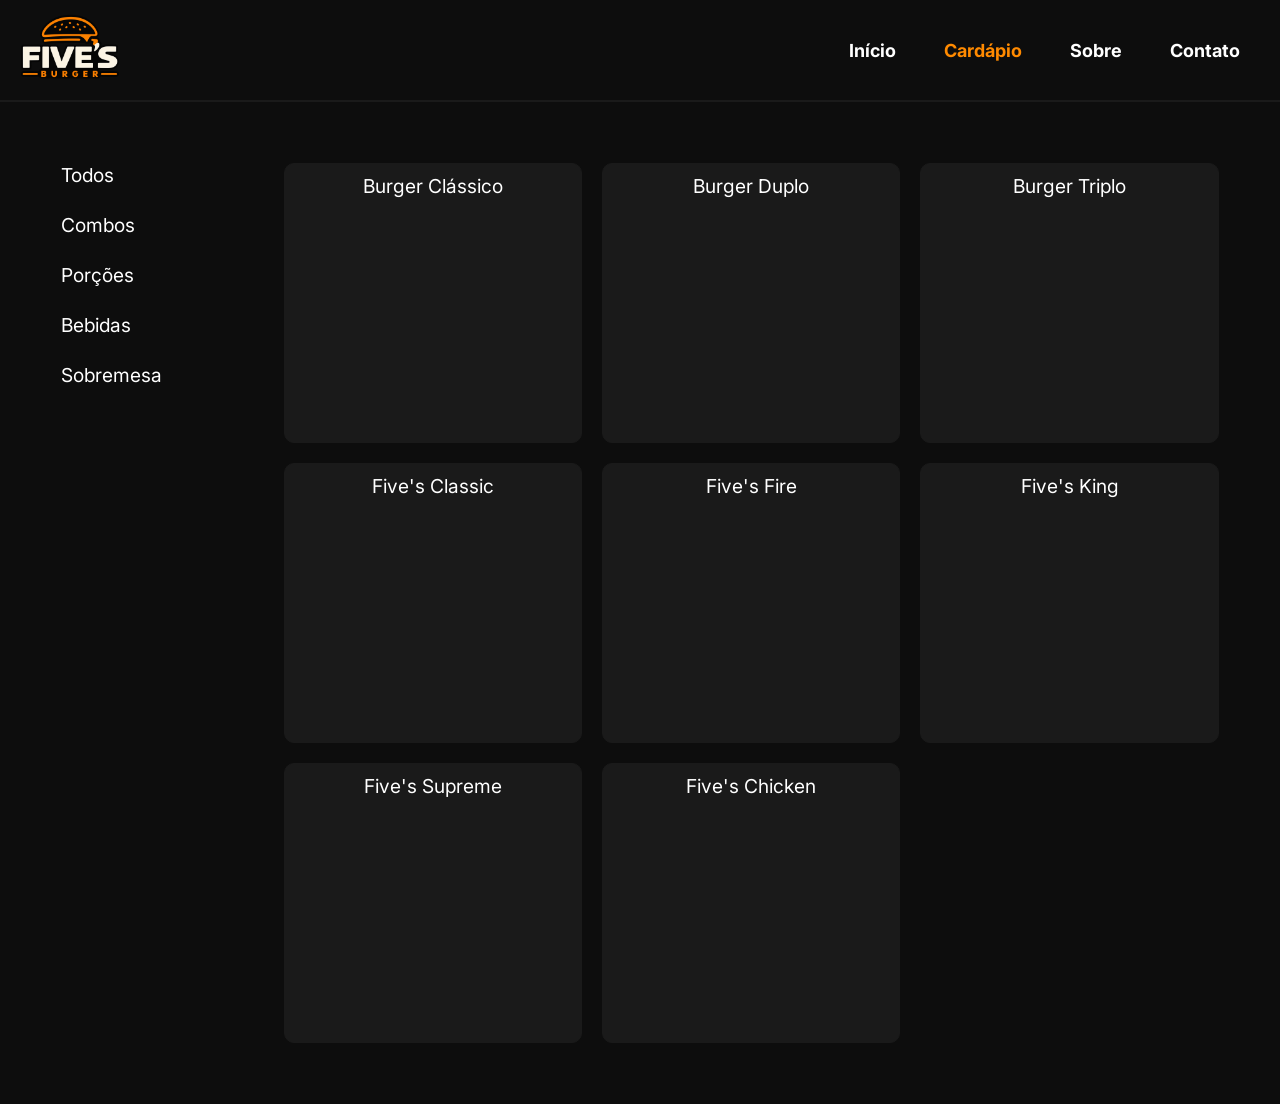
<file: cardapio.html>
<!doctype html>
<html lang="pt-BR">
  <head>
    <meta charset="UTF-8" />
    <meta name="viewport" content="width=device-width, initial-scale=1.0" />
    <title>Five's Burger</title>

    <link rel="stylesheet" href="styleCardapio.css" />

    <link rel="preconnect" href="https://fonts.googleapis.com" />
    <link
      rel="preconnect"
      href="https://fonts.gstatic.com"
      crossorigin="use-credentials"
    />
    <link
      href="https://fonts.googleapis.com/css2?family=Inter:ital,opsz,wght@0,14..32,100..900;1,14..32,100..900&display=swap"
      rel="stylesheet"
    />
  </head>
  <body>
    <header>
      <nav>
        <img
          src="assets/Fives Burger - Logo1536x1024.png"
          alt="Five's Burger Logo"
          width="120"
        />
        <ul>
          <li id="inicio"><a href="index.html">Início</a></li>
          <li id="cardapio">
            <a href="cardapio.html" style="color: var(--color-primary)"
              >Cardápio</a
            >
          </li>
          <li id="sobre"><a href="sobre.html">Sobre</a></li>
          <li id="contato"><a href="contato.html">Contato</a></li>
        </ul>
      </nav>
    </header>

    <main id="cardapio">
      <section id="menuCard" name="menuCard">
        <div class="selectionMenu">Todos</div>
        <div class="selectionMenu">Combos</div>
        <div class="selectionMenu">Porções</div>
        <div class="selectionMenu">Bebidas</div>
        <div class="selectionMenu">Sobremesa</div>
      </section>
      <article Id="produtos" name="produtos">
        <div class="lanche">Burger Clássico</div>
        <div class="lanche">Burger Duplo</div>
        <div class="lanche">Burger Triplo</div>
        <div class="lanche">Five's Classic</div>
        <div class="lanche">Five's Fire</div>
        <div class="lanche">Five's King</div>
        <div class="lanche">Five's Supreme</div>
        <div class="lanche">Five's Chicken</div>
      </article>
    </main>

    <footer></footer>
  </body>
</html>
</file>
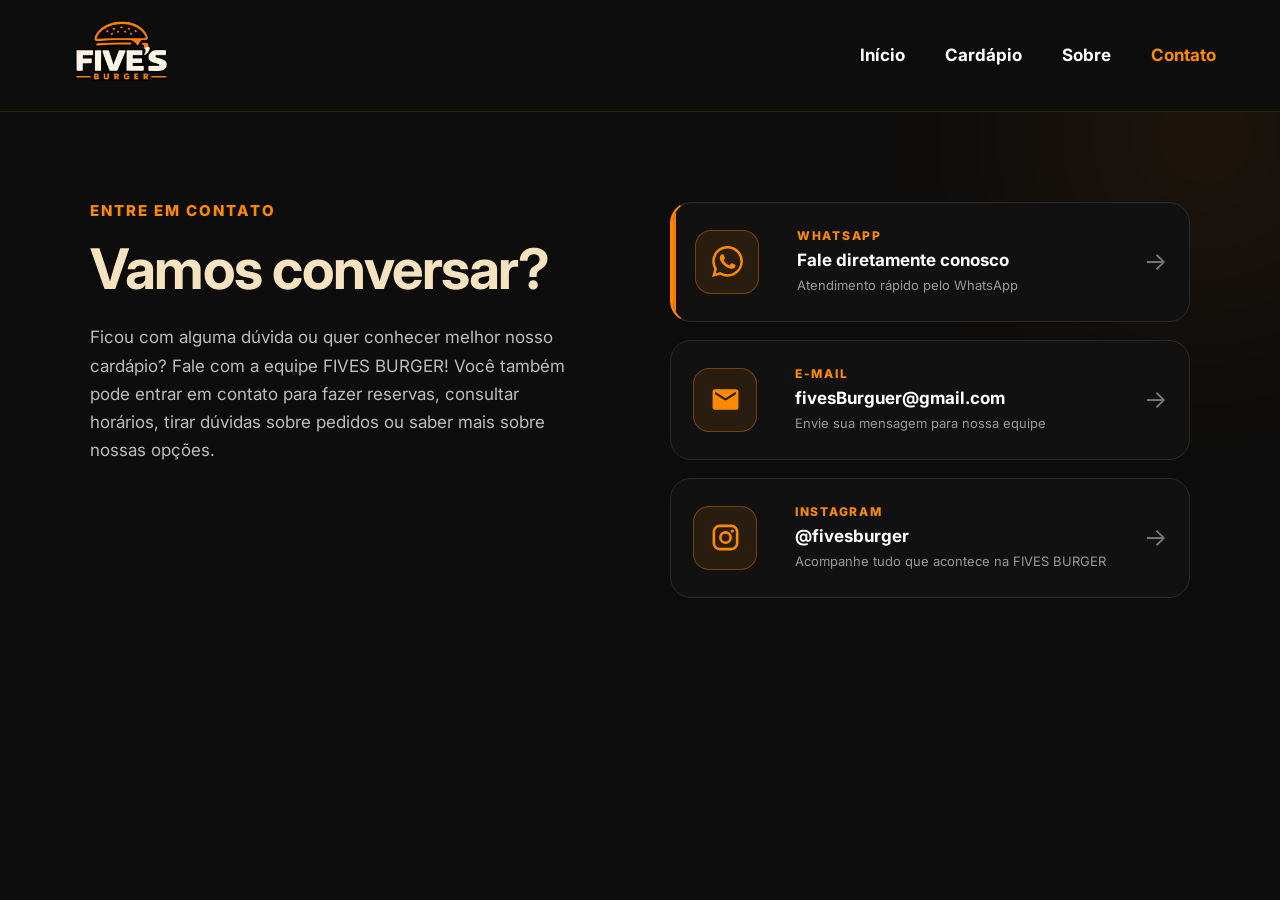
<file: contato/contato.html>
<!DOCTYPE html>
<html lang="pt-BR">
<head>
    <meta charset="UTF-8">
    <meta name="viewport" content="width=device-width, initial-scale=1.0">
    <title>Five's Burger</title>

    <link rel="shortcut icon" href="/assets/Favicon64x64.png" type="image/x-icon">
    <link rel="stylesheet" href="stylesContato.css">

    <link rel="stylesheet" href="../styles.css">

    <link rel="preconnect" href="https://fonts.googleapis.com">
<link rel="preconnect" href="https://fonts.gstatic.com" crossorigin>
<link href="https://fonts.googleapis.com/css2?family=Inter:ital,opsz,wght@0,14..32,100..900;1,14..32,100..900&display=swap" rel="stylesheet">

</head>
<body>
    <header>
        <nav>
            <a href="/index.html">
                <img
                    src="/assets/Fives-Burger-Logo.png"
                    alt="Five's Burger Logo"
                    width="120"
                    class="logo"
                >
            </a>

            <button
                class="menu-toggle"
                aria-label="Abrir menu de navegação"
                aria-expanded="false"
            >
                <span></span>
                <span></span>
                <span></span>
            </button>

            <ul class="nav-links">
                <li id="inicio"><a href="../index.html">Início</a></li>
                <li id="cardapio"><a href="/cardapio/cardapio.html">Cardápio</a></li>
                <li id="sobre"><a href="../sobre/sobre.html">Sobre</a></li>
                <li id="contato"><a href="contato.html" style="color: var(--color-primary);">Contato</a></li>
            </ul>
        </nav>
    </header>

    <main>
        <section class="contact-section">
  <div class="contact-container">

    <!-- TEXTO -->
    <div class="contact-content">
      <span class="contact-tag">ENTRE EM CONTATO</span>

      <h2>Vamos conversar?</h2>

      <p>
        Ficou com alguma dúvida ou quer conhecer melhor nosso cardápio? Fale com a equipe 
        FIVES BURGER! Você também pode entrar em contato para fazer reservas, consultar
        horários, tirar dúvidas sobre pedidos ou saber mais sobre nossas opções.
      </p>
    </div>


    <!-- OPÇÕES DE CONTATO -->
    <div class="contact-options">

      <!-- WHATSAPP -->
      <a
        href="https://wa.me/17991087478?text=Olá!%20Gostaria%20de%20mais%20informações."
        target="_blank"
        rel="noopener noreferrer"
        class="contact-card whatsapp-card"
      >

        <div class="contact-icon whatsapp-icon">
          <svg viewBox="0 0 24 24" aria-hidden="true">
            <path d="M20.5 3.5A11.9 11.9 0 0 0 12.05 0C5.5 .0.17 5.32.17 11.88c0 2.09.55 4.13 1.6 5.93L.06 24l6.33-1.66a11.9 11.9 0 0 0 5.66 1.44h.01c6.55 0 11.88-5.33 11.88-11.89 0-3.17-1.23-6.15-3.44-8.39ZM12.06 21.8h-.01a9.9 9.9 0 0 1-5.05-1.38l-.36-.21-3.76.99 1-3.66-.23-.38a9.87 9.87 0 0 1-1.51-5.28C2.14 6.42 6.58 1.99 12.05 1.99c2.65 0 5.14 1.03 7.01 2.91a9.86 9.86 0 0 1 2.91 7.02c0 5.47-4.44 9.88-9.91 9.88Zm5.43-7.4c-.3-.15-1.77-.87-2.05-.97-.27-.1-.47-.15-.67.15-.2.3-.77.97-.94 1.17-.17.2-.35.22-.65.07-.3-.15-1.26-.46-2.4-1.47-.89-.79-1.49-1.77-1.66-2.07-.17-.3-.02-.46.13-.61.13-.13.3-.35.45-.52.15-.17.2-.3.3-.5.1-.2.05-.37-.02-.52-.07-.15-.67-1.62-.92-2.22-.24-.58-.49-.5-.67-.51h-.57c-.2 0-.52.07-.8.37-.27.3-1.05 1.02-1.05 2.49s1.07 2.89 1.22 3.09c.15.2 2.1 3.2 5.09 4.49.71.31 1.27.5 1.7.64.71.23 1.36.2 1.87.12.57-.08 1.77-.72 2.02-1.42.25-.7.25-1.3.17-1.42-.07-.12-.27-.2-.57-.35Z"/>
          </svg>
        </div>

        <div class="contact-info">
          <span>WhatsApp</span>
          <strong>Fale diretamente conosco</strong>
          <small>Atendimento rápido pelo WhatsApp</small>
        </div>

        <div class="contact-arrow">→</div>

      </a>


      <!-- E-MAIL -->
      <a
        href="mailto:fivesBurguer@gmail.com"
        class="contact-card email-card"
      >

        <div class="contact-icon email-icon">
          <svg viewBox="0 0 24 24" aria-hidden="true">
            <path d="M20 4H4a2 2 0 0 0-2 2v12c0 1.1.9 2 2 2h16a2 2 0 0 0 2-2V6c0-1.1-.9-2-2-2Zm0 4-8 5-8-5V6l8 5 8-5v2Z"/>
          </svg>
        </div>

        <div class="contact-info">
          <span>E-mail</span>
          <strong>fivesBurguer@gmail.com</strong>
          <small>Envie sua mensagem para nossa equipe</small>
        </div>

        <div class="contact-arrow">→</div>

      </a>


      <!-- INSTAGRAM -->
      <a
        href="https://www.instagram.com/fivesburger/"
        target="_blank"
        rel="noopener noreferrer"
        class="contact-card instagram-card"
      >

        <div class="contact-icon instagram-icon">

          <!-- Ícone Instagram -->
          <svg viewBox="0 0 24 24" aria-hidden="true">
            <path d="M7.5 2h9A5.5 5.5 0 0 1 22 7.5v9a5.5 5.5 0 0 1-5.5 5.5h-9A5.5 5.5 0 0 1 2 16.5v-9A5.5 5.5 0 0 1 7.5 2Zm0 2A3.5 3.5 0 0 0 4 7.5v9A3.5 3.5 0 0 0 7.5 20h9a3.5 3.5 0 0 0 3.5-3.5v-9A3.5 3.5 0 0 0 16.5 4h-9ZM12 7a5 5 0 1 1 0 10 5 5 0 0 1 0-10Zm0 2a3 3 0 1 0 0 6 3 3 0 0 0 0-6Zm5.25-3.25a1.25 1.25 0 1 1 0 2.5 1.25 1.25 0 0 1 0-2.5Z"/>
          </svg>

        </div>

        <div class="contact-info">
          <span>Instagram</span>
          <strong>@fivesburger</strong>
          <small>Acompanhe tudo que acontece na FIVES BURGER</small>
        </div>

        <div class="contact-arrow">→</div>

      </a>

    </div>

  </div>
</section>
    </main>

    <footer></footer>

    <script>
        const menuToggle = document.querySelector('.menu-toggle');
        const navLinks = document.querySelector('.nav-links');
        const headerNav = document.querySelector('header nav');

        if (menuToggle && navLinks && headerNav) {
            menuToggle.addEventListener('click', () => {
                const estaAberto = navLinks.classList.toggle('aberto');
                headerNav.classList.toggle('menu-aberto');
                menuToggle.setAttribute('aria-expanded', estaAberto);
            });
        }
    </script>
</body>
</html>
</file>
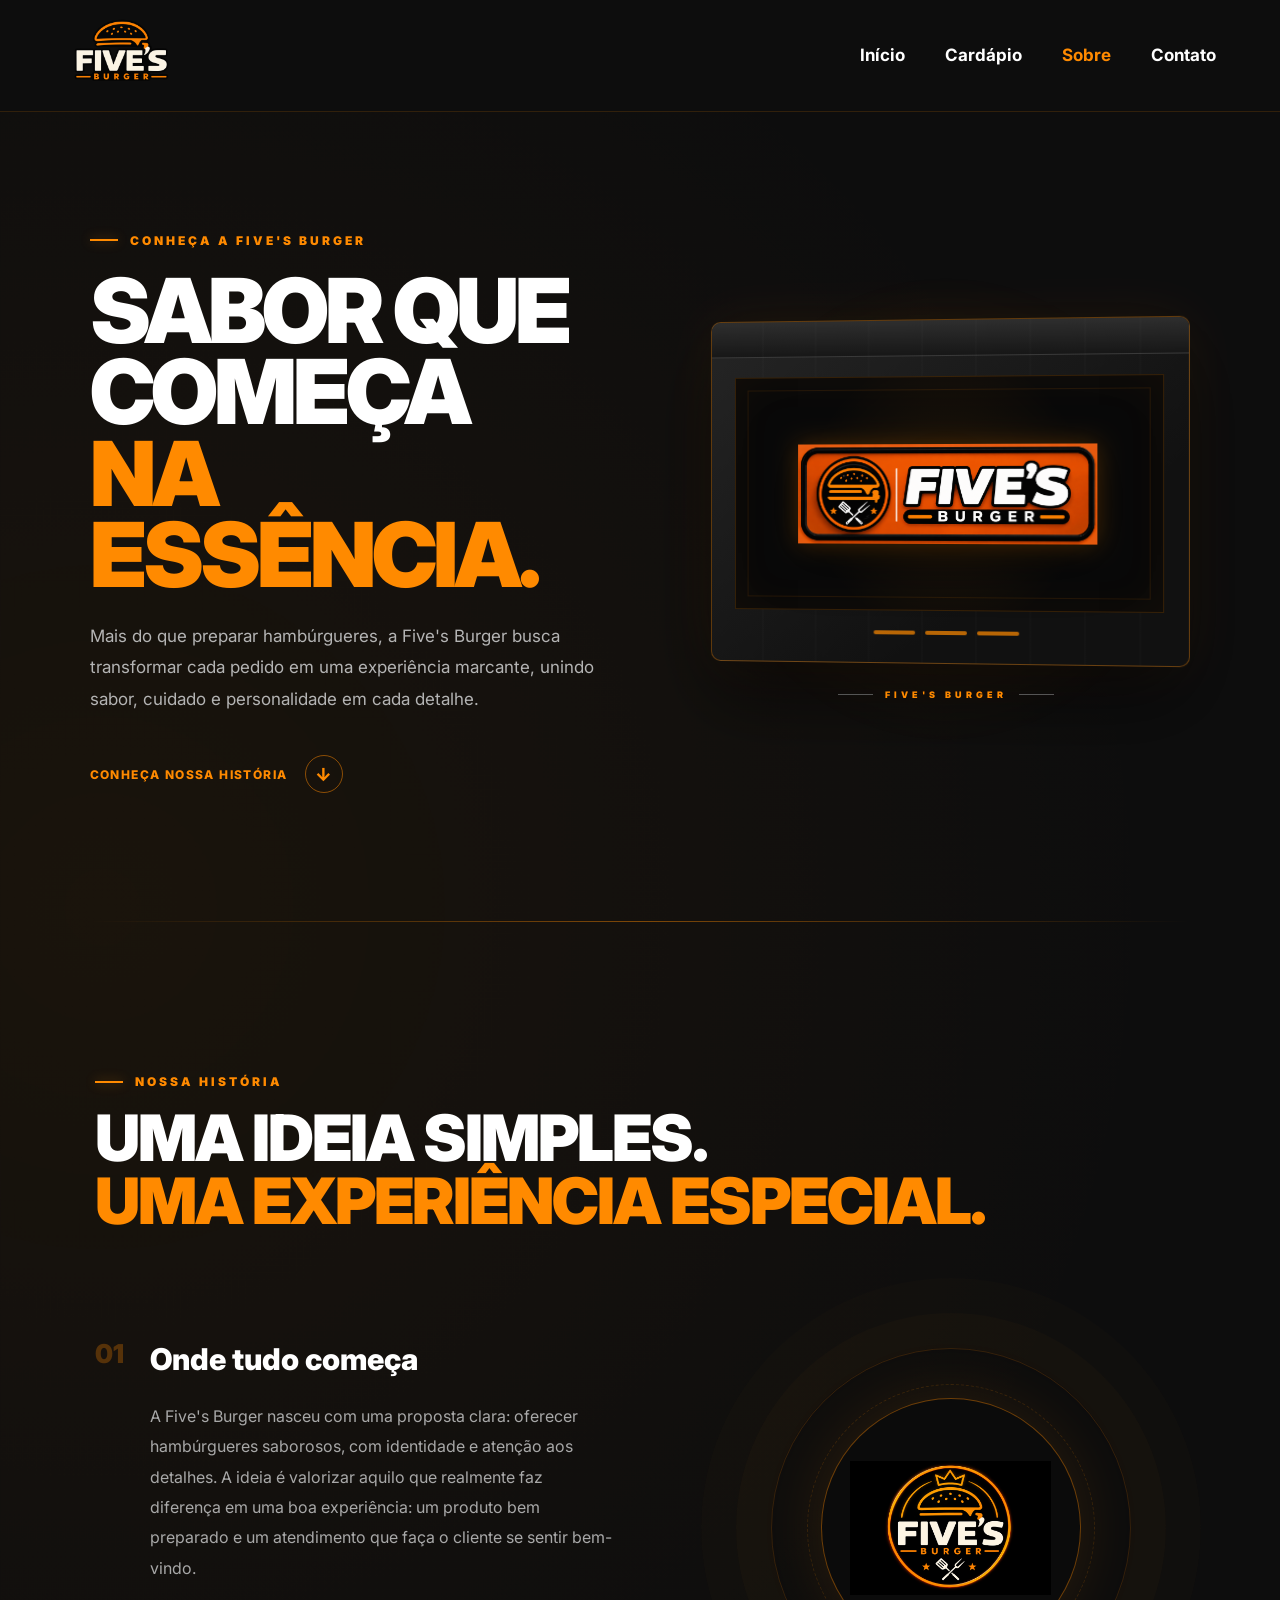
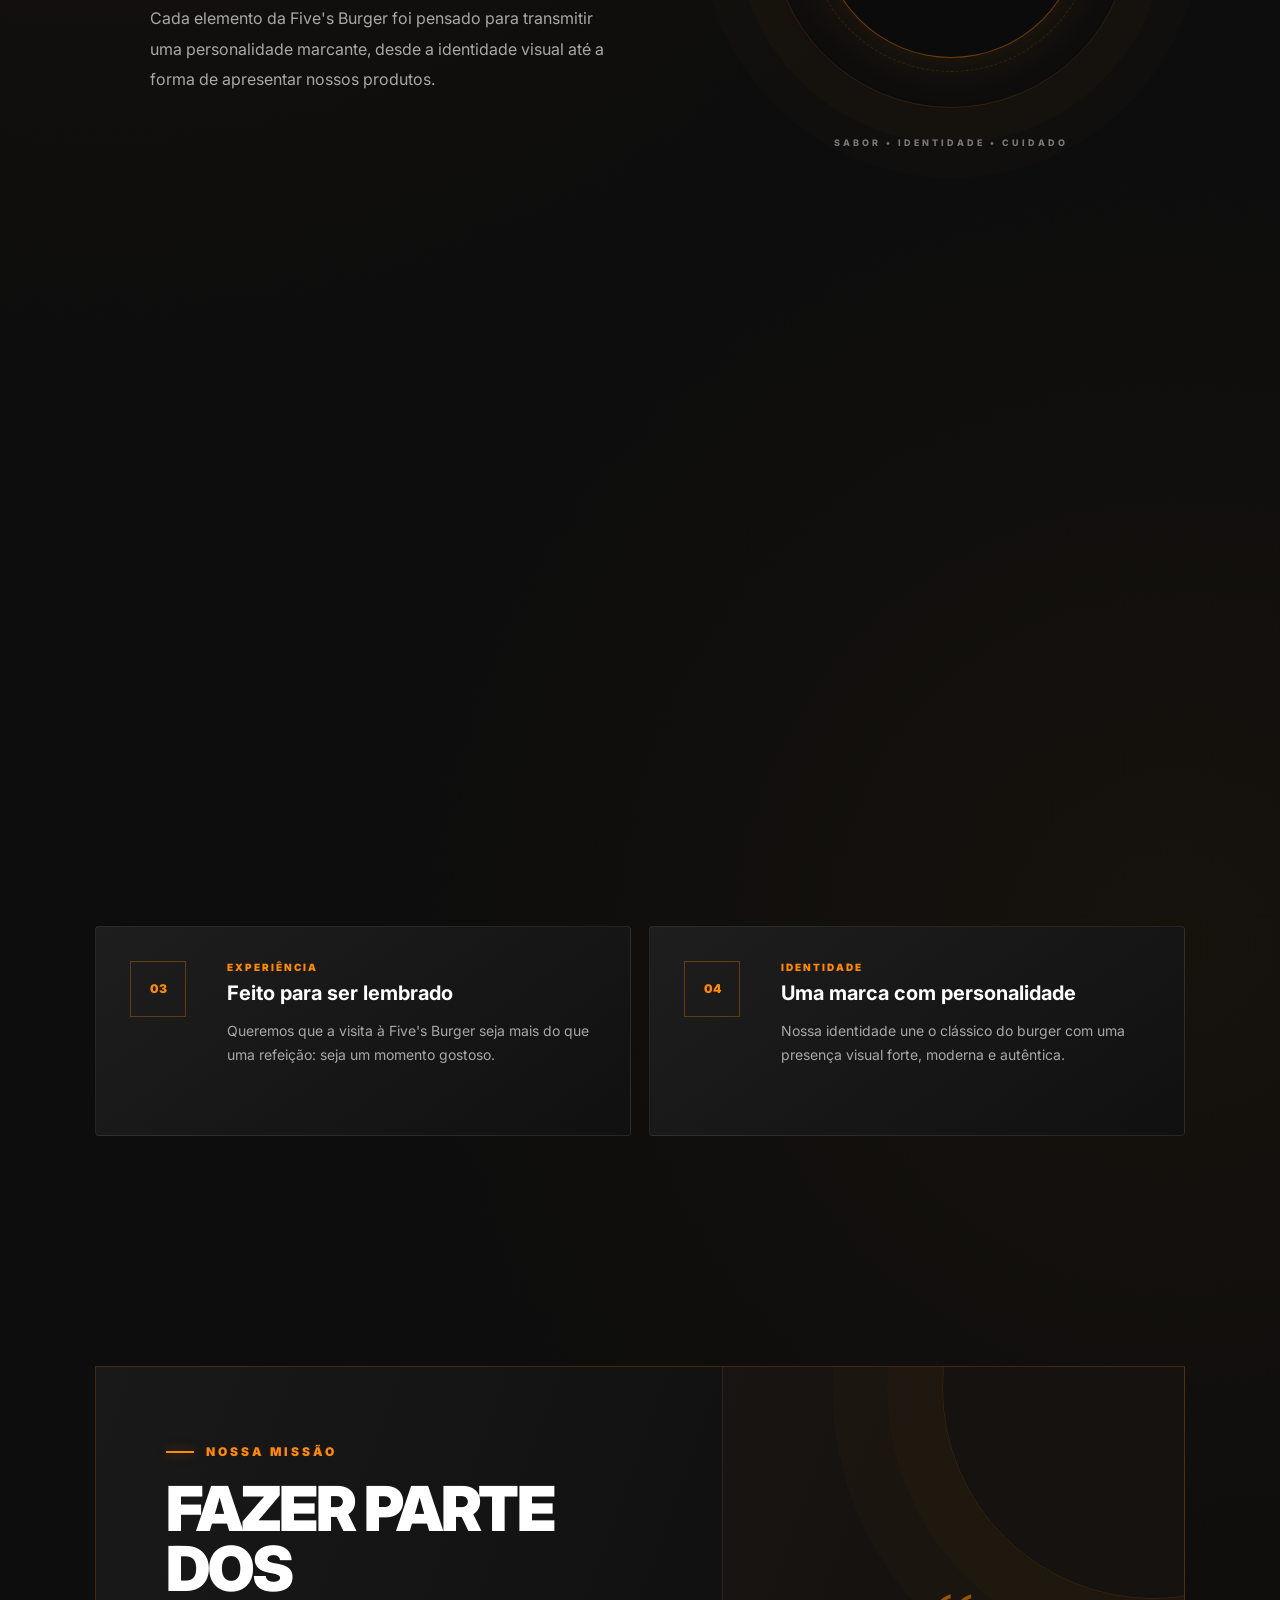
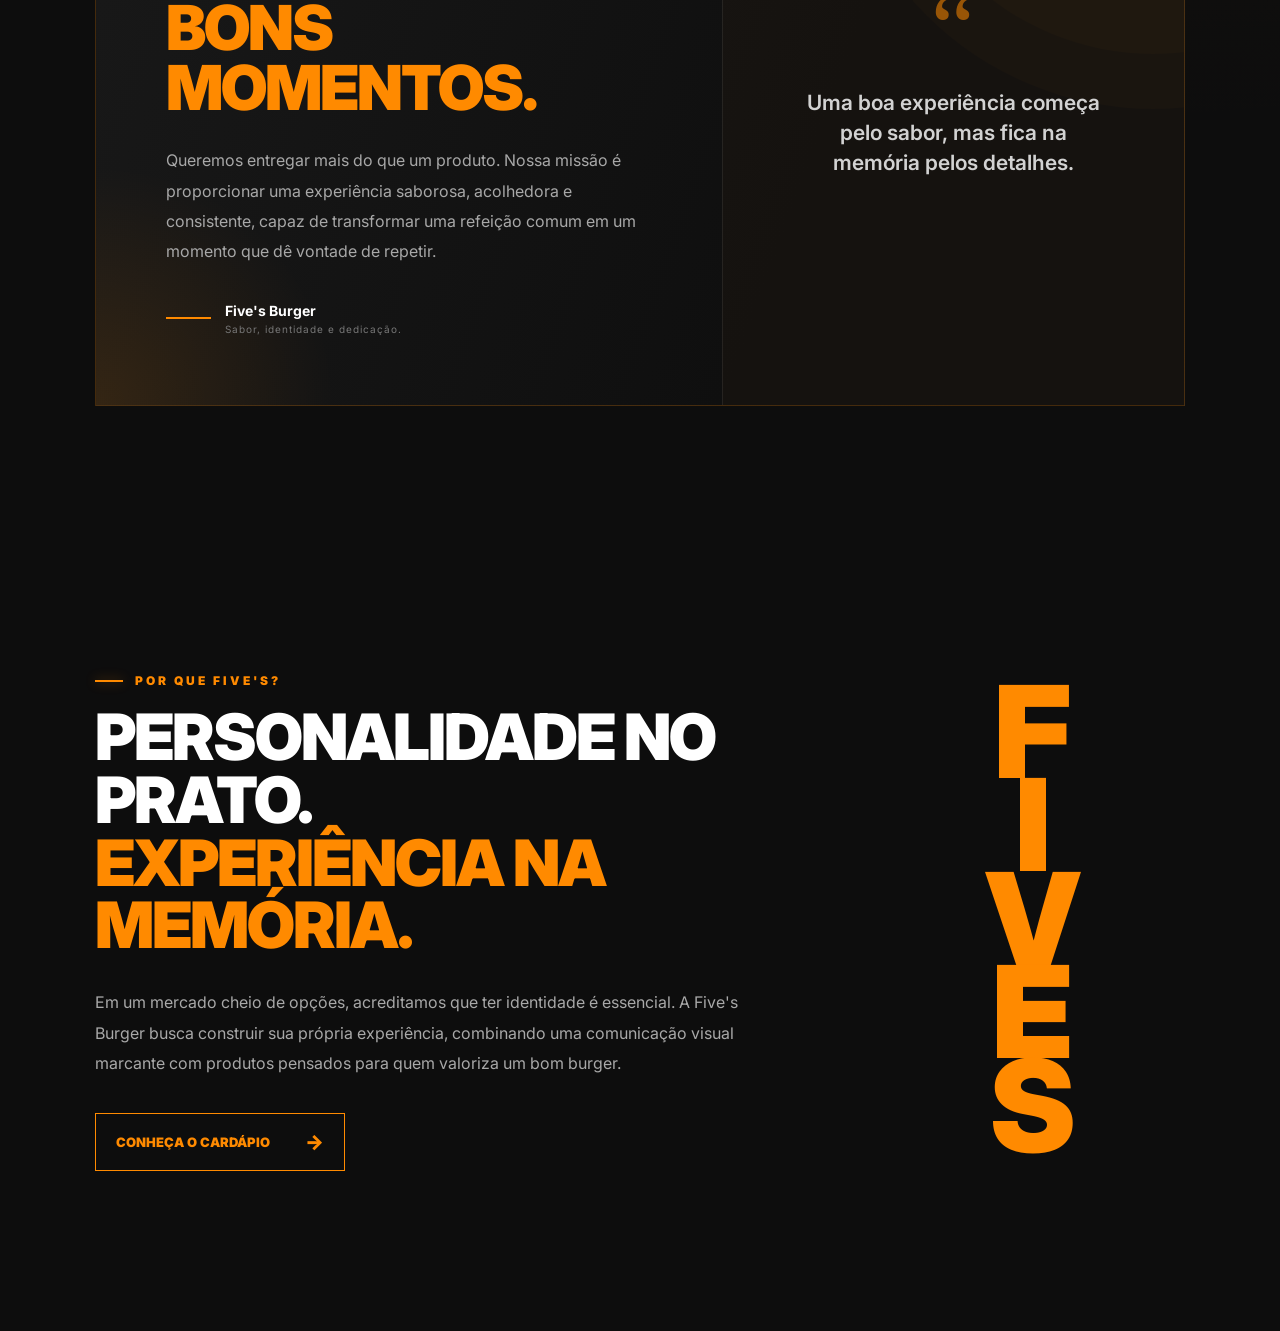
<file: sobre/sobre.html>
<!DOCTYPE html>
<html lang="pt-BR">

<head>
    <meta charset="UTF-8">
    <meta name="viewport" content="width=device-width, initial-scale=1.0">

    <title>Sobre | Five's Burger</title>

    <link rel="shortcut icon" href="/assets/Favicon64x64.png" type="image/x-icon">

    <link rel="stylesheet" href="../styles.css">
    <link rel="stylesheet" href="styleSobre.css">

    <link rel="preconnect" href="https://fonts.googleapis.com">
    <link rel="preconnect" href="https://fonts.gstatic.com" crossorigin>
    <link href="https://fonts.googleapis.com/css2?family=Inter:ital,opsz,wght@0,14..32,100..900;1,14..32,100..900&display=swap" rel="stylesheet">
</head>

<body>

    <header>
        <nav>
            <a href="/index.html">
                <img
                    src="/assets/Fives-Burger-Logo.png"
                    alt="Five's Burger Logo"
                    width="120"
                    class="logo"
                >
            </a>

            <button
                class="menu-toggle"
                aria-label="Abrir menu de navegação"
                aria-expanded="false"
            >
                <span></span>
                <span></span>
                <span></span>
            </button>

            <ul class="nav-links">
                <li id="inicio"><a href="../index.html">Início</a></li>
                <li id="cardapio"><a href="../cardapio/cardapio.html">Cardápio</a></li>
                <li id="sobre"><a href="sobre.html" style="color: var(--color-primary);">Sobre</a></li>
                <li id="contato"><a href="../contato/contato.html">Contato</a></li>
            </ul>
        </nav>
    </header>

    <main class="sobre-page">

        <!-- HERO -->
        <section class="sobre-hero">
            <div class="sobre-hero-content reveal">
                <span class="eyebrow">CONHEÇA A FIVE'S BURGER</span>

                <h1>
                    Sabor que começa<br>
                    <span>na essência.</span>
                </h1>

                <p>
                    Mais do que preparar hambúrgueres, a Five's Burger busca
                    transformar cada pedido em uma experiência marcante,
                    unindo sabor, cuidado e personalidade em cada detalhe.
                </p>

                <a class="scroll-indicator" href="#nossa-historia" aria-label="Conheça nossa história">
                    <span>Conheça nossa história</span>
                    <span class="scroll-arrow">↓</span>
                </a>
            </div>

            <div class="hero-brand reveal reveal-delay">
                <div class="brand-glow"></div>

                <div class="facade-card">
                    <div class="facade-top"></div>
                    <div class="facade-sign">
                        <img src="../assets/PlacaFivesBurger.png" alt="Logo da Five's Burger na fachada">
                    </div>
                    <div class="facade-bottom">
                        <span></span>
                        <span></span>
                        <span></span>
                    </div>
                </div>

                <div class="brand-caption">
                    <span class="caption-line"></span>
                    <span>FIVE'S BURGER</span>
                    <span class="caption-line"></span>
                </div>
            </div>
        </section>

        <!-- HISTÓRIA -->
        <section id="nossa-historia" class="story-section section">
            <div class="section-heading reveal">
                <span class="eyebrow">NOSSA HISTÓRIA</span>
                <h2>Uma ideia simples.<br><span>Uma experiência especial.</span></h2>
            </div>

            <div class="story-grid">
                <div class="story-copy reveal">
                    <div class="number">01</div>
                    <h3>Onde tudo começa</h3>
                    <p>
                        A Five's Burger nasceu com uma proposta clara: oferecer
                        hambúrgueres saborosos, com identidade e atenção aos
                        detalhes. A ideia é valorizar aquilo que realmente faz
                        diferença em uma boa experiência: um produto bem
                        preparado e um atendimento que faça o cliente se sentir
                        bem-vindo.
                    </p>
                    <p>
                        Cada elemento da Five's Burger foi pensado para transmitir
                        uma personalidade marcante, desde a identidade visual
                        até a forma de apresentar nossos produtos.
                    </p>
                </div>

                <div class="story-visual reveal reveal-delay">
                    <div class="visual-ring"></div>
                    <div class="visual-logo">
                        <img src="../assets/FivesBurgerArosNeon.png" alt="Five's Burger">
                    </div>
                    <span class="visual-tag">SABOR • IDENTIDADE • CUIDADO</span>
                </div>
            </div>
        </section>

        <!-- FILOSOFIA -->
        <section class="philosophy-section section">
            <div class="section-heading centered reveal">
                <span class="eyebrow">NOSSO JEITO DE FAZER</span>
                <h2>O que está por trás<br><span>de cada pedido.</span></h2>
                <p>
                    Uma experiência marcante é construída nos detalhes.
                    Por isso, nossos valores fazem parte de tudo o que
                    buscamos entregar.
                </p>
            </div>

            <div class="values-grid">
                <article class="value-card reveal">
                    <div class="value-icon">01</div>
                    <div>
                        <span class="value-label">QUALIDADE</span>
                        <h3>Cuidado em cada detalhe</h3>
                        <p>
                            Do preparo à apresentação, valorizamos uma experiência
                            feita com atenção e dedicação.
                        </p>
                    </div>
                </article>

                <article class="value-card reveal reveal-delay">
                    <div class="value-icon">02</div>
                    <div>
                        <span class="value-label">SABOR</span>
                        <h3>O protagonista é o hambúrguer</h3>
                        <p>
                            Buscamos uma combinação equilibrada e saborosa para
                            fazer cada mordida valer a pena.
                        </p>
                    </div>
                </article>

                <article class="value-card reveal">
                    <div class="value-icon">03</div>
                    <div>
                        <span class="value-label">EXPERIÊNCIA</span>
                        <h3>Feito para ser lembrado</h3>
                        <p>
                            Queremos que a visita à Five's Burger seja mais do
                            que uma refeição: seja um momento gostoso.
                        </p>
                    </div>
                </article>

                <article class="value-card reveal reveal-delay">
                    <div class="value-icon">04</div>
                    <div>
                        <span class="value-label">IDENTIDADE</span>
                        <h3>Uma marca com personalidade</h3>
                        <p>
                            Nossa identidade une o clássico do burger com uma
                            presença visual forte, moderna e autêntica.
                        </p>
                    </div>
                </article>
            </div>
        </section>

        <!-- MISSÃO / PROPÓSITO -->
        <section class="mission-section section">
            <div class="mission-card reveal">
                <div class="mission-decoration"></div>

                <div class="mission-content">
                    <span class="eyebrow">NOSSA MISSÃO</span>
                    <h2>Fazer parte dos<br><span>bons momentos.</span></h2>

                    <p>
                        Queremos entregar mais do que um produto. Nossa missão
                        é proporcionar uma experiência saborosa, acolhedora e
                        consistente, capaz de transformar uma refeição comum
                        em um momento que dê vontade de repetir.
                    </p>

                    <div class="signature">
                        <span class="signature-line"></span>
                        <strong>Five's Burger</strong>
                        <small>Sabor, identidade e dedicação.</small>
                    </div>
                </div>

                <div class="mission-side">
                    <div class="quote-mark">“</div>
                    <p>
                        Uma boa experiência começa pelo sabor,
                        mas fica na memória pelos detalhes.
                    </p>
                </div>
            </div>
        </section>

        <!-- DIFERENCIAL -->
        <section class="difference-section section">
            <div class="difference-content reveal">
                <span class="eyebrow">POR QUE FIVE'S?</span>
                <h2>Personalidade no prato.<br><span>Experiência na memória.</span></h2>
                <p>
                    Em um mercado cheio de opções, acreditamos que ter identidade
                    é essencial. A Five's Burger busca construir sua própria
                    experiência, combinando uma comunicação visual marcante
                    com produtos pensados para quem valoriza um bom burger.
                </p>

                <a href="../cardapio/cardapio.html" class="about-button">
                    <span>Conheça o cardápio</span>
                    <span>→</span>
                </a>
            </div>

            <div class="difference-mark reveal reveal-delay">
                <span>F</span>
                <span>I</span>
                <span>V</span>
                <span>E</span>
                <span>S</span>
            </div>
        </section>

    </main>

    <footer></footer>

    <script src="sobre.js"></script>
</body>
</html>
</file>
<file: styleCardapio.css>
:root {
    --color-primary: #FF8A00; /* Laranja */
    --color-background: #0D0D0D; /* Preto */
    --color-surface: #1A1A1A; /* Cinza quase preto */
    --color-cream: #F5E2BF; /* Creme */
    --color-text: #FFFFFF; /* Branco */

    font-family: 'Inter', sans-serif;
}

body {
    background-color: var(--color-background);
    color: var(--color-text);
    margin: 0;
    padding: 0;
    box-sizing: border-box;
}

header nav {
    display: flex;
    justify-content: space-between;
    align-items: center;
    padding: 10px;
    border-bottom: 2px solid var(--color-surface);
}

header nav ul {
    list-style: none;
    display: flex;
    gap: 48px;
    margin: 0;
    padding: 0px 30px 0px 0px;
}

header nav ul li a {
    text-decoration: none;
    color: var(--color-text);
    font-weight: bold;
    font-size: 18px;
    transition: 200ms;
}
header nav ul li a:hover {
  color: var(--color-primary);
}
#cardapio{
    display: flex;
    gap: 20px;
    align-items: flex-start;
}
#menuCard{
    padding: 4%;
    font-size: larger;
    color: var(--color-text);
}
.selectionMenu:hover{
    color: var(--color-primary);
    transition: 0.3s ease;
    font-weight: bold;
    
}
.selectionMenu{
    padding:10px; 
    border-spacing: 10px;
    cursor: none;  /* <-- é possivel alterar o cursor para imagens*/
    width: 80px;
    height: 30px;
}

#produtos{
    display: grid;
    grid-template-columns: repeat(auto-fit, minmax(280px, 1fr));
    padding: 4%;
    border: #1A1A1A;
    font-size: larger;
    color: var(--color-text);
    width: 100vw;
    height: 100vh;
}
.lanche{
    display: flex;
    flex-direction: column;
    align-items: center;
    margin: 10px;
    padding: 10px;
    border: 1px solid #1A1A1A;
    border-radius: 10px;
    background-color: #1A1A1A;
}
</file>
<file: contato/stylesContato.css>
.contact-section {
  padding: 100px 20px;

  /* Preto semelhante ao fundo da logo */
  background: #050505;

  position: relative;
  overflow: hidden;
}


/* detalhe laranja no fundo */

.contact-section::before {
  content: "";

  position: absolute;

  width: 350px;
  height: 350px;

  background: #ff7800;

  opacity: 0.07;

  border-radius: 50%;

  filter: blur(100px);

  top: -150px;
  right: -100px;

  pointer-events: none;
}


.contact-container {
  width: 100%;
  max-width: 1100px;

  margin: 0 auto;

  display: grid;

  grid-template-columns: 1fr 1fr;

  gap: 80px;

  align-items: center;

  position: relative;
  z-index: 1;
}


/* texto */

.contact-tag {

  display: inline-block;

  margin-bottom: 14px;

  color: #ff7800;

  font-size: 13px;

  font-weight: 800;

  letter-spacing: 2px;
}


.contact-content h2 {

  margin: 0 0 20px;

  color: #fffaf0;

  font-size: clamp(38px, 5vw, 56px);

  line-height: 1.05;

  letter-spacing: -2px;
}


.contact-content p {

  max-width: 500px;

  margin: 0;

  color: #b8b8b8;

  font-size: 17px;

  line-height: 1.7;
}


/* cards*/

.contact-options {

  display: flex;

  flex-direction: column;

  gap: 18px;
}


.contact-card {

  position: relative;

  display: flex;

  align-items: center;

  gap: 18px;

  padding: 23px;

  background: #111111;

  border: 1px solid #292929;

  border-radius: 20px;

  color: #fffaf0;

  text-decoration: none;

  overflow: hidden;

  transition:
    transform 0.3s ease,
    box-shadow 0.3s ease,
    border-color 0.3s ease,
    background 0.3s ease;
}


.contact-card:hover {

  transform: translateY(-5px);

  background: #151515;

  border-color: #ff7800;

  box-shadow:
    0 15px 40px rgba(0, 0, 0, 0.5),
    0 0 25px rgba(255, 120, 0, 0.08);
}


/* icone */

.contact-icon {

  width: 58px;

  height: 58px;

  flex-shrink: 0;

  display: flex;

  align-items: center;

  justify-content: center;

  border-radius: 16px;
}


.contact-icon svg {

  width: 29px;

  height: 29px;

  fill: currentColor;
}


/* WhatsApp */

.whatsapp-icon {

  color: #ff7800;

  background: rgba(255, 120, 0, 0.12);

  border: 1px solid rgba(255, 120, 0, 0.2);
}


/* E-mail */

.email-icon {

  color: #ff7800;

  background: rgba(255, 120, 0, 0.12);

  border: 1px solid rgba(255, 120, 0, 0.2);
}


/* informação */

.contact-info {

  flex: 1;

  min-width: 0;
}


.contact-info span {

  display: block;

  margin-bottom: 5px;

  color: #ff7800;

  font-size: 11px;

  font-weight: 800;

  text-transform: uppercase;

  letter-spacing: 1.5px;
}


.contact-info strong {

  display: block;

  margin-bottom: 5px;

  color: #fffaf0;

  font-size: 17px;

  font-weight: 700;
}


.contact-info small {

  display: block;

  color: #888;

  font-size: 13px;
}


/* seta */

.contact-arrow {

  color: #666;

  font-size: 24px;

  transition:
    transform 0.3s ease,
    color 0.3s ease;
}


.contact-card:hover .contact-arrow {

  transform: translateX(5px);

  color: #ff7800;
}


/* destaque */

.whatsapp-card {

  border-color: rgba(255, 120, 0, 0.35);
}


.whatsapp-card::after {

  content: "";

  position: absolute;

  left: 0;
  top: 0;

  width: 3px;
  height: 100%;

  background: #ff7800;

  border-radius: 10px;
}


/* mobile */

@media (max-width: 768px) {

  .contact-section {

    padding: 70px 20px;

  }


  .contact-container {

    grid-template-columns: 1fr;

    gap: 40px;

  }


  .contact-content h2 {

    font-size: 40px;

    letter-spacing: -1px;

  }


  .contact-content p {

    font-size: 16px;

  }


  .contact-card {

    padding: 18px;

  }


  .contact-icon {

    width: 52px;

    height: 52px;

  }


  .contact-info strong {

    font-size: 15px;

  }


  .contact-info small {

    font-size: 12px;

  }

}



/* ===== SCROLLBAR - FIVE'S BURGER ===== */

/* Largura da barra */
::-webkit-scrollbar {
    width: 10px;
}

/* Fundo da barra */
::-webkit-scrollbar-track {
    background: #0b0b0b;
}

/* Parte que desliza */
::-webkit-scrollbar-thumb {
    background: linear-gradient(
        180deg,
        #ff9d00 0%,
        #ff7800 50%,
        #e85d00 100%
    );

    border-radius: 10px;

    border: 2px solid #0b0b0b;

    box-shadow:
        0 0 8px rgba(255, 126, 0, 0.7),
        0 0 15px rgba(255, 126, 0, 0.35);
}

/* Quando passa o mouse */
::-webkit-scrollbar-thumb:hover {
    background: #ff9800;

    box-shadow:
        0 0 10px rgba(255, 126, 0, 0.9),
        0 0 20px rgba(255, 126, 0, 0.5);
}






/* =========================================================
   CORREÇÃO DO OVERFLOW HORIZONTAL
   ========================================================= */

html,
body {
    max-width: 100%;
    overflow-x: hidden;
}

.contact-section {
    width: 100%;
    max-width: 100%;
    overflow-x: hidden;
}

.contact-container {
    width: 100%;
    max-width: 1100px;
    box-sizing: border-box;
}

.contact-card {
    max-width: 100%;
    box-sizing: border-box;
}

.contact-info {
    min-width: 0;
    overflow: hidden;
}

.contact-info strong,
.contact-info small {
    overflow-wrap: anywhere;
    word-break: break-word;
}
</file>
<file: styles.css>
:root {
    --color-primary: #FF8A00;
    --color-primary-dark: #d96f00;
    --color-background: #0D0D0D;
    --color-surface: #181818;
    --color-surface-light: #222222;
    --color-cream: #F5E2BF;
    --color-text: #FFFFFF;
    --color-text-muted: #BDBDBD;

    font-family: 'Inter', sans-serif;
}

/* RESET */
* {
    margin: 0;
    padding: 0;
    box-sizing: border-box;
}

html {
    scroll-behavior: smooth;
}

body {
    background:
        radial-gradient(circle at 80% 20%, rgba(255, 138, 0, 0.08), transparent 30%),
        var(--color-background);
    color: var(--color-text);
    min-height: 100vh;
    overflow-x: hidden;
}


/* =========================
   HEADER
========================= */

header {
    width: 100%;
    position: relative;
    z-index: 10;
}

header nav {
    display: flex;
    justify-content: space-between;
    align-items: center;

    padding: 15px 5%;
    min-height: 90px;

    background: rgba(13, 13, 13, 0.95);
    border-bottom: 1px solid rgba(255, 138, 0, 0.15);
}

header nav img {
    width: 115px;
    height: auto;
}

header nav ul {
    list-style: none;
    display: flex;
    align-items: center;
    gap: 40px;
}

header nav ul li a {
    position: relative;

    text-decoration: none;
    color: var(--color-text);

    font-weight: 700;
    font-size: 17px;

    transition: 0.3s ease;
}

/* Linha laranja embaixo do menu */
header nav ul li a::after {
    content: "";

    position: absolute;
    left: 0;
    bottom: -8px;

    width: 0;
    height: 2px;

    background-color: var(--color-primary);

    transition: 0.3s ease;
}

header nav ul li a:hover {
    color: var(--color-primary);
}

header nav ul li a:hover::after {
    width: 100%;
}

.menu-toggle {
    display: none;
    flex-direction: column;
    justify-content: center;
    align-items: center;
    gap: 5px;

    width: 44px;
    height: 44px;
    padding: 0;

    background-color: var(--color-surface);
    border: 1px solid #333;
    border-radius: 8px;
    cursor: pointer;
}

.menu-toggle span {
    display: block;
    width: 24px;
    height: 2px;
    background-color: var(--color-text);
    border-radius: 2px;
    transition: 0.3s ease;
}


/* =========================
   HERO
========================= */

.hero {
    min-height: 600px;

    display: flex;
    justify-content: space-between;
    align-items: center;

    gap: 60px;

    padding: 70px 8%;

    border-bottom: 1px solid rgba(255, 255, 255, 0.06);
}

.hero-content {
    max-width: 600px;
}

.hero h1 {
    text-transform: uppercase;

    font-weight: 900;
    font-size: clamp(38px, 5vw, 64px);

    line-height: 1.05;

    margin-bottom: 20px;
}

.hero p {
    color: var(--color-text-muted);

    font-size: 18px;
    line-height: 1.6;

    margin-bottom: 30px;
}

span {
    color: var(--color-primary);
}


/* =========================
   VÍDEO
========================= */

.hero video {
    width: 420px;
    height: 420px;

    object-fit: cover;

    border-radius: 25px;

    border: 2px solid rgba(255, 138, 0, 0.5);

    box-shadow:
        0 0 30px rgba(255, 138, 0, 0.12),
        0 20px 50px rgba(0, 0, 0, 0.5);

    transition: 0.4s ease;
}

.hero video:hover {
    transform: scale(1.02);

    box-shadow:
        0 0 40px rgba(255, 138, 0, 0.25),
        0 20px 50px rgba(0, 0, 0, 0.6);
}


/* =========================
   BOTÃO
========================= */

.btn-ver-cardapio {
    background: linear-gradient(
        135deg,
        var(--color-primary),
        var(--color-primary-dark)
    );

    color: var(--color-text);

    padding: 14px 25px;

    width: 210px;
    height: 52px;

    font-size: 16px;
    font-weight: 800;

    border: none;
    border-radius: 12px;

    cursor: pointer;

    box-shadow: 0 8px 20px rgba(255, 138, 0, 0.2);

    transition: 0.3s ease;
}

.btn-ver-cardapio:hover {
    transform: translateY(-3px);

    background: var(--color-text);
    color: var(--color-primary);

    box-shadow: 0 10px 25px rgba(255, 138, 0, 0.3);
}

.btn-ver-cardapio:active {
    transform: translateY(0);
}


/* =========================
   PRODUTOS
========================= */

.produtos-destaque {
    display: flex;

    gap: 25px;

    flex-wrap: wrap;

    justify-content: center;

    padding: 60px 5%;
}

.produto {
    display: flex;
    flex-direction: column;

    align-items: center;
    justify-content: center;

    padding: 25px;

    text-align: center;

    width: 230px;
    min-height: 270px;

    border-radius: 20px;

    border: 1px solid rgba(255, 255, 255, 0.07);

    background:
        linear-gradient(
            145deg,
            #202020,
            #151515
        );

    box-shadow:
        0 10px 30px rgba(0, 0, 0, 0.3);

    transition: 0.3s ease;
}

.produto:hover {
    border-color: var(--color-primary);

    transform: translateY(-8px);

    box-shadow:
        0 15px 35px rgba(255, 138, 0, 0.15);
}

.produto h2 {
    color: var(--color-primary);

    font-weight: 800;

    margin-top: 15px;
    margin-bottom: 10px;
}

.produto p {
    color: var(--color-text-muted);

    margin-top: 0;

    font-style: italic;

    font-weight: 400;

    line-height: 1.4;
}

.produto img {
    width: 110px;
    height: 110px;

    object-fit: contain;

    transition: 0.3s ease;
}

.produto:hover img {
    transform: scale(1.08);
}


/* =========================================================
   FIVES BURGER - SEÇÃO DE CONTATO
   ========================================================= */


/* =========================================================
   FIVES BURGER - CONTATO
   RESPONSIVO: MONITOR / NOTEBOOK / TABLET / CELULAR
   ========================================================= */


/* =========================================================
   SEÇÃO PRINCIPAL
   ========================================================= */

.contact-section {
    width: 100%;
    background: #0d0d0d;

    display: block;

    padding: 100px 40px 120px;

    box-sizing: border-box;
}


/* =========================================================
   CONTAINER
   ========================================================= */

.contact-container {
    width: 100%;
    max-width: 1200px;

    margin: 0 auto;

    display: grid;

    grid-template-columns: minmax(0, 1fr) minmax(0, 1fr);

    column-gap: 80px;

    align-items: start;

    box-sizing: border-box;
}


/* =========================================================
   TEXTO
   ========================================================= */

.contact-content {
    width: 100%;

    display: flex;
    flex-direction: column;

    align-items: flex-start;
    justify-content: flex-start;

    text-align: left;

    margin: 0;
    padding: 0;

    box-sizing: border-box;
}


/* =========================================================
   ENTRE EM CONTATO
   ========================================================= */

.contact-tag {
    display: block;

    margin: 0 0 20px 0;

    color: #ff8a00;

    font-size: 15px;
    font-weight: 800;

    line-height: 1.2;

    letter-spacing: 2px;

    text-transform: uppercase;
}


/* =========================================================
   TÍTULO
   ========================================================= */

.contact-content h2 {
    margin: 0 0 25px 0;

    color: #f5e2bf;

    font-size: 64px;
    font-weight: 700;

    line-height: 1.05;

    letter-spacing: -2px;

    text-align: left;
}


/* =========================================================
   PARÁGRAFO
   ========================================================= */

.contact-content p {
    width: 100%;
    max-width: 570px;

    margin: 0;

    color: #bdbdbd;

    font-size: 18px;
    font-weight: 400;

    line-height: 1.7;

    text-align: left;
}


/* =========================================================
   CARDS
   ========================================================= */

.contact-options {
    width: 100%;

    display: flex;
    flex-direction: column;

    gap: 20px;

    margin: 0;
    padding: 0;

    box-sizing: border-box;
}


/* =========================================================
   CARD
   ========================================================= */

.contact-card {
    width: 100%;

    height: 130px;
    min-height: 130px;
    max-height: 130px;

    display: flex;
    align-items: center;

    margin: 0;
    padding: 20px 26px;

    background: #111111;

    border: 1px solid #292929;

    border-radius: 24px;

    color: #ffffff;

    text-decoration: none;

    box-sizing: border-box;

    transition:
        transform 0.25s ease,
        border-color 0.25s ease,
        background-color 0.25s ease,
        box-shadow 0.25s ease;
}


/* =========================================================
   HOVER
   ========================================================= */

.contact-card:hover {
    transform: translateY(-3px);

    background: #151515;

    border-color: #ff8a00;

    box-shadow: 0 10px 30px rgba(0, 0, 0, 0.25);
}


/* =========================================================
   ÍCONE
   ========================================================= */

.contact-icon {
    width: 70px;
    height: 70px;

    min-width: 70px;
    min-height: 70px;

    display: flex;
    align-items: center;
    justify-content: center;

    margin-right: 25px;

    background: rgba(255, 138, 0, 0.10);

    border: 1px solid rgba(255, 138, 0, 0.35);

    border-radius: 18px;

    box-sizing: border-box;
}


.contact-icon svg {
    width: 34px;
    height: 34px;

    display: block;

    fill: #ff8a00;
}


/* =========================================================
   INFORMAÇÕES
   ========================================================= */

.contact-info {
    flex: 1;

    min-width: 0;

    display: flex;
    flex-direction: column;
    justify-content: center;

    margin: 0;
    padding: 0;
}


.contact-info span {
    display: block;

    margin: 0 0 6px 0;

    color: #ff8a00;

    font-size: 13px;
    font-weight: 800;

    line-height: 1.2;

    letter-spacing: 2px;

    text-transform: uppercase;
}


.contact-info strong {
    display: block;

    margin: 0;

    color: #ffffff;

    font-size: 18px;
    font-weight: 700;

    line-height: 1.3;

    white-space: nowrap;
}


.contact-info small {
    display: block;

    margin-top: 6px;

    color: #999999;

    font-size: 14px;
    font-weight: 400;

    line-height: 1.3;
}


/* =========================================================
   SETA
   ========================================================= */

.contact-arrow {
    flex-shrink: 0;

    margin-left: 20px;

    color: #777777;

    font-size: 28px;

    line-height: 1;

    transition:
        color 0.25s ease,
        transform 0.25s ease;
}


.contact-card:hover .contact-arrow {
    color: #ff8a00;

    transform: translateX(5px);
}


/* =========================================================
   DESTAQUE WHATSAPP
   ========================================================= */

.whatsapp-card {
    border-left: 3px solid #ff8a00;
}


/* =========================================================
   NOTEBOOK
   1200px ATÉ 1400px
   ========================================================= */

@media (min-width: 901px) and (max-width: 1400px) {

    .contact-section {
        padding: 90px 35px 100px;
    }


    .contact-container {
        max-width: 1100px;

        column-gap: 60px;
    }


    /* Título menor para notebook */

    .contact-content h2 {
        font-size: 56px;

        letter-spacing: -1.5px;
    }


    .contact-content p {
        max-width: 500px;

        font-size: 17px;

        line-height: 1.65;
    }


    /* Cards */

    .contact-options {
        gap: 18px;
    }


    .contact-card {
        height: 120px;
        min-height: 120px;
        max-height: 120px;

        padding: 18px 22px;

        border-radius: 21px;
    }


    /* Ícones */

    .contact-icon {
        width: 64px;
        height: 64px;

        min-width: 64px;
        min-height: 64px;

        margin-right: 20px;

        border-radius: 16px;
    }


    .contact-icon svg {
        width: 31px;
        height: 31px;
    }


    /* Texto dos cards */

    .contact-info span {
        font-size: 12px;

        letter-spacing: 1.7px;
    }


    .contact-info strong {
        font-size: 17px;
    }


    .contact-info small {
        font-size: 13px;
    }


    .contact-arrow {
        font-size: 25px;

        margin-left: 15px;
    }
}


/* =========================================================
   NOTEBOOK MENOR
   901px ATÉ 1100px
   ========================================================= */

@media (min-width: 901px) and (max-width: 1100px) {

    .contact-section {
        padding: 80px 25px 90px;
    }


    .contact-container {
        max-width: 950px;

        column-gap: 40px;
    }


    .contact-content h2 {
        font-size: 48px;

        letter-spacing: -1px;
    }


    .contact-content p {
        max-width: 430px;

        font-size: 16px;

        line-height: 1.6;
    }


    .contact-options {
        gap: 15px;
    }


    .contact-card {
        height: 112px;
        min-height: 112px;
        max-height: 112px;

        padding: 16px 18px;

        border-radius: 19px;
    }


    .contact-icon {
        width: 58px;
        height: 58px;

        min-width: 58px;
        min-height: 58px;

        margin-right: 15px;

        border-radius: 14px;
    }


    .contact-icon svg {
        width: 28px;
        height: 28px;
    }


    .contact-info span {
        font-size: 11px;

        letter-spacing: 1.4px;
    }


    .contact-info strong {
        font-size: 15px;
    }


    .contact-info small {
        font-size: 11px;

        margin-top: 4px;
    }


    .contact-arrow {
        font-size: 22px;

        margin-left: 10px;
    }
}


/* =========================================================
   TABLET
   ATÉ 900px
   ========================================================= */

@media (max-width: 900px) {

    .contact-section {
        padding: 90px 30px 100px;
    }


    .contact-container {
        max-width: 700px;

        grid-template-columns: 1fr;

        row-gap: 50px;

        column-gap: 0;
    }


    .contact-content {
        width: 100%;

        align-items: flex-start;

        text-align: left;
    }


    .contact-content h2 {
        font-size: 52px;

        letter-spacing: -1px;
    }


    .contact-content p {
        max-width: 650px;

        font-size: 17px;
    }


    .contact-options {
        width: 100%;

        gap: 18px;
    }


    .contact-card {
        width: 100%;

        height: 125px;
        min-height: 125px;
        max-height: 125px;
    }
}


@media (max-width: 700px) {
    header nav {
        padding: 12px 16px;
        min-height: 80px;
        flex-wrap: wrap;
        gap: 12px;
    }

    header nav img,
    .logo {
        width: 90px;
    }

    .menu-toggle {
        display: flex;
    }

    .nav-links {
        display: none;
        order: 3;
        width: 100%;
        padding: 12px 0 8px;
        margin: 0;
        overflow-x: auto;
        -webkit-overflow-scrolling: touch;
        scrollbar-width: none;
        gap: 12px;
    }

    .nav-links::-webkit-scrollbar {
        display: none;
    }

    .nav-links.aberto {
        display: flex;
    }

    .nav-links li {
        flex: 0 0 auto;
        scroll-snap-align: start;
    }

    .nav-links li a {
        display: block;
        padding: 8px 16px;
        font-size: 14px;
        background-color: var(--color-surface);
        border-radius: 999px;
        border: 1px solid #333;
        white-space: nowrap;
    }

    .nav-links li a::after {
        display: none;
    }

    header nav.menu-aberto .menu-toggle span:nth-child(1) {
        transform: translateY(7px) rotate(45deg);
    }

    header nav.menu-aberto .menu-toggle span:nth-child(2) {
        opacity: 0;
    }

    header nav.menu-aberto .menu-toggle span:nth-child(3) {
        transform: translateY(-7px) rotate(-45deg);
    }

    .contact-section {
        padding: 32px 16px 48px;
    }

    .contact-container {
        row-gap: 32px;
    }

    .contact-card {
        height: auto;
        min-height: 0;
        max-height: none;
        padding: 16px;
        border-radius: 16px;
    }

    .contact-info strong {
        white-space: normal;
        overflow-wrap: anywhere;
    }
}

/* =========================================================
   CELULAR
   ATÉ 600px
   ========================================================= */

@media (max-width: 600px) {

    .contact-section {
        padding: 32px 16px 48px;
    }


    .contact-container {
        width: 100%;

        row-gap: 32px;
    }


    .contact-tag {
        margin-bottom: 16px;

        font-size: 13px;

        letter-spacing: 1.8px;
    }


    .contact-content h2 {
        margin-bottom: 20px;

        font-size: 42px;

        line-height: 1.05;

        letter-spacing: -1px;
    }


    .contact-content p {
        max-width: 100%;

        font-size: 16px;

        line-height: 1.6;
    }


    .contact-options {
        width: 100%;

        gap: 16px;
    }


    .contact-card {
        width: 100%;

        height: auto;
        min-height: 0;
        max-height: none;

        padding: 16px;

        border-radius: 16px;
    }


    .contact-icon {
        width: 56px;
        height: 56px;

        min-width: 56px;
        min-height: 56px;

        margin-right: 15px;

        border-radius: 15px;
    }


    .contact-icon svg {
        width: 27px;
        height: 27px;
    }


    .contact-info span {
        margin-bottom: 4px;

        font-size: 11px;

        letter-spacing: 1.5px;
    }


    .contact-info strong {
        font-size: 15px;

        line-height: 1.25;

        white-space: normal;
    }


    .contact-info small {
        margin-top: 4px;

        font-size: 12px;

        line-height: 1.3;
    }


    .contact-arrow {
        margin-left: 10px;

        font-size: 22px;
    }
}


/* =========================================================
   CELULAR PEQUENO
   ATÉ 400px
   ========================================================= */

@media (max-width: 400px) {

    header nav img,
    .logo {
        width: 70px;
    }

    .contact-section {
        padding: 24px 12px 40px;
    }


    .contact-content h2 {
        font-size: 36px;
    }


    .contact-content p {
        font-size: 15px;
    }


    .contact-card {
        height: auto;
        min-height: 0;
        max-height: none;

        padding: 14px;

        border-radius: 14px;
    }


    .contact-icon {
        width: 50px;
        height: 50px;

        min-width: 50px;
        min-height: 50px;

        margin-right: 12px;

        border-radius: 13px;
    }


    .contact-icon svg {
        width: 24px;
        height: 24px;
    }


    .contact-info span {
        font-size: 10px;

        letter-spacing: 1.2px;
    }


    .contact-info strong {
        font-size: 13px;
    }


    .contact-info small {
        font-size: 10px;
    }


    .contact-arrow {
        margin-left: 6px;

        font-size: 19px;
    }
}





/* ===== SCROLLBAR - FIVE'S BURGER ===== */

/* Largura da barra */
::-webkit-scrollbar {
    width: 10px;
}

/* Fundo da barra */
::-webkit-scrollbar-track {
    background: #0b0b0b;
}

/* Parte que desliza */
::-webkit-scrollbar-thumb {
    background: linear-gradient(
        180deg,
        #ff9d00 0%,
        #ff7800 50%,
        #e85d00 100%
    );

    border-radius: 10px;

    border: 2px solid #0b0b0b;

    box-shadow:
        0 0 8px rgba(255, 126, 0, 0.7),
        0 0 15px rgba(255, 126, 0, 0.35);
}

/* Quando passa o mouse */
::-webkit-scrollbar-thumb:hover {
    background: #ff9800;

    box-shadow:
        0 0 10px rgba(255, 126, 0, 0.9),
        0 0 20px rgba(255, 126, 0, 0.5);
}
</file>
<file: sobre/styleSobre.css>
:root {
    --about-orange: #FF8A00;
    --about-orange-dark: #d96f00;
    --about-bg: #0D0D0D;
    --about-surface: #171717;
    --about-surface-2: #202020;
    --about-white: #FFFFFF;
    --about-muted: #A8A8A8;
    --about-line: rgba(255, 255, 255, 0.08);
}

/* =========================================================
   BASE
========================================================= */

html {
    scroll-behavior: smooth;
}

body {
    overflow-x: hidden;
}

.sobre-page {
    width: 100%;
    overflow-x: hidden;
    background:
        radial-gradient(circle at 8% 18%, rgba(255, 138, 0, 0.055), transparent 28%),
        radial-gradient(circle at 92% 55%, rgba(255, 138, 0, 0.04), transparent 30%),
        var(--about-bg);
}

.section {
    position: relative;
    width: min(1200px, 100%);
    margin: 0 auto;
    padding: 130px 55px;
    box-sizing: border-box;
}

.eyebrow {
    display: inline-flex;
    align-items: center;
    gap: 12px;
    color: var(--about-orange);
    font-size: 12px;
    font-weight: 900;
    letter-spacing: 3px;
}

.eyebrow::before {
    content: "";
    width: 28px;
    height: 2px;
    background: var(--about-orange);
    box-shadow: 0 0 12px rgba(255, 138, 0, 0.45);
}

.section-heading h2,
.difference-content h2 {
    margin: 18px 0 0;
    color: var(--about-white);
    font-size: clamp(38px, 5vw, 64px);
    line-height: 0.98;
    letter-spacing: -2px;
    font-weight: 900;
    text-transform: uppercase;
}

.section-heading h2 span,
.difference-content h2 span,
.sobre-hero h1 span,
.mission-content h2 span {
    color: var(--about-orange);
}

.section-heading.centered {
    text-align: center;
    max-width: 780px;
    margin: 0 auto 55px;
}

.section-heading.centered .eyebrow {
    justify-content: center;
}

.section-heading.centered .eyebrow::before {
    display: none;
}

.section-heading.centered > p {
    max-width: 620px;
    margin: 24px auto 0;
    color: var(--about-muted);
    font-size: 16px;
    line-height: 1.8;
}

/* =========================================================
   HERO
========================================================= */

.sobre-hero {
    position: relative;
    min-height: calc(100vh - 90px);
    display: grid;
    grid-template-columns: minmax(0, 1.05fr) minmax(420px, 0.95fr);
    align-items: center;
    gap: 70px;
    width: min(1400px, 100%);
    margin: 0 auto;
    padding: 95px 7% 110px;
    box-sizing: border-box;
}

.sobre-hero::after {
    content: "";
    position: absolute;
    left: 7%;
    right: 7%;
    bottom: 0;
    height: 1px;
    background: linear-gradient(90deg, transparent, rgba(255, 138, 0, 0.45), transparent);
}

.sobre-hero-content {
    position: relative;
    z-index: 2;
}

.sobre-hero h1 {
    max-width: 760px;
    margin: 22px 0 25px;
    color: var(--about-white);
    font-size: clamp(48px, 7vw, 92px);
    line-height: 0.91;
    letter-spacing: -4px;
    font-weight: 950;
    text-transform: uppercase;
}

.sobre-hero p {
    max-width: 590px;
    margin: 0;
    color: #B4B4B4;
    font-size: 17px;
    line-height: 1.85;
}

.scroll-indicator {
    display: inline-flex;
    align-items: center;
    gap: 18px;
    margin-top: 40px;
    color: var(--about-white);
    text-decoration: none;
    font-size: 12px;
    font-weight: 800;
    letter-spacing: 1.4px;
    text-transform: uppercase;
    transition: color 0.25s ease;
}

.scroll-indicator:hover {
    color: var(--about-orange);
}

.scroll-arrow {
    display: flex;
    align-items: center;
    justify-content: center;
    width: 38px;
    height: 38px;
    border: 1px solid rgba(255, 138, 0, 0.5);
    border-radius: 50%;
    color: var(--about-orange);
    font-size: 18px;
    animation: floatArrow 1.8s ease-in-out infinite;
}

@keyframes floatArrow {
    0%, 100% { transform: translateY(0); }
    50% { transform: translateY(5px); }
}

/* =========================================================
   FACHADA / LOGO
========================================================= */

.hero-brand {
    position: relative;
    display: flex;
    flex-direction: column;
    align-items: center;
    justify-content: center;
    min-height: 500px;
}

.brand-glow {
    position: absolute;
    width: 470px;
    height: 470px;
    border-radius: 50%;
    background: radial-gradient(circle, rgba(255, 138, 0, 0.18) 0%, rgba(255, 138, 0, 0.055) 36%, transparent 70%);
    filter: blur(8px);
}

.facade-card {
    position: relative;
    z-index: 1;
    width: min(480px, 100%);
    min-height: 345px;
    padding: 24px;
    box-sizing: border-box;
    background:
        linear-gradient(145deg, #252525 0%, #111111 70%);
    border: 1px solid rgba(255, 138, 0, 0.35);
    border-radius: 10px;
    box-shadow:
        0 35px 80px rgba(0, 0, 0, 0.55),
        0 0 60px rgba(255, 138, 0, 0.08);
    overflow: hidden;
    transform: perspective(900px) rotateY(-4deg);
    transition: transform 0.5s ease, box-shadow 0.5s ease;
}

.hero-brand:hover .facade-card {
    transform: perspective(900px) rotateY(0deg) translateY(-5px);
    box-shadow:
        0 40px 90px rgba(0, 0, 0, 0.6),
        0 0 80px rgba(255, 138, 0, 0.13);
}

.facade-card::before {
    content: "";
    position: absolute;
    inset: 0;
    background:
        repeating-linear-gradient(
            90deg,
            transparent 0,
            transparent 52px,
            rgba(255, 255, 255, 0.025) 53px,
            transparent 54px
        );
    pointer-events: none;
}

.facade-top {
    height: 36px;
    margin: -24px -24px 20px;
    background: linear-gradient(180deg, #2e2e2e, #171717);
    border-bottom: 1px solid rgba(255, 255, 255, 0.06);
}

.facade-sign {
    position: relative;
    display: flex;
    align-items: center;
    justify-content: center;
    min-height: 235px;
    padding: 25px;
    background:
        radial-gradient(circle at center, rgba(255, 138, 0, 0.10), transparent 58%),
        #090909;
    border: 1px solid rgba(255, 138, 0, 0.18);
    box-shadow: inset 0 0 45px rgba(255, 138, 0, 0.045);
}

.facade-sign::after {
    content: "";
    position: absolute;
    inset: 12px;
    border: 1px solid rgba(255, 138, 0, 0.10);
}

.facade-sign img {
    position: relative;
    z-index: 2;
    width: min(300px, 85%);
    height: auto;
    filter:
        drop-shadow(0 0 12px rgba(255, 138, 0, 0.25))
        drop-shadow(0 10px 25px rgba(0, 0, 0, 0.7));
}

.facade-bottom {
    display: flex;
    justify-content: center;
    gap: 10px;
    padding-top: 20px;
}

.facade-bottom span {
    width: 42px;
    height: 4px;
    border-radius: 10px;
    background: var(--about-orange);
    opacity: 0.7;
}

.brand-caption {
    position: relative;
    z-index: 2;
    display: flex;
    align-items: center;
    gap: 12px;
    margin-top: 25px;
    color: #777;
    font-size: 9px;
    font-weight: 900;
    letter-spacing: 4px;
}

.caption-line {
    width: 35px;
    height: 1px;
    background: #555;
}

/* =========================================================
   HISTÓRIA
========================================================= */

.story-section {
    padding-top: 145px;
}

.story-grid {
    display: grid;
    grid-template-columns: 1fr 0.9fr;
    align-items: center;
    gap: 100px;
    margin-top: 75px;
}

.story-copy {
    position: relative;
    padding-left: 55px;
}

.number {
    position: absolute;
    left: 0;
    top: -3px;
    color: rgba(255, 138, 0, 0.28);
    font-size: 26px;
    font-weight: 950;
}

.story-copy h3 {
    margin: 0 0 24px;
    color: var(--about-white);
    font-size: 30px;
    font-weight: 850;
}

.story-copy p {
    max-width: 650px;
    margin: 0 0 20px;
    color: var(--about-muted);
    font-size: 16px;
    line-height: 1.9;
}

.story-visual {
    position: relative;
    min-height: 440px;
    display: flex;
    align-items: center;
    justify-content: center;
}

.visual-ring {
    position: absolute;
    width: 360px;
    height: 360px;
    border: 1px solid rgba(255, 138, 0, 0.16);
    border-radius: 50%;
    box-shadow:
        0 0 0 35px rgba(255, 138, 0, 0.018),
        0 0 0 70px rgba(255, 138, 0, 0.012);
}

.visual-ring::before,
.visual-ring::after {
    content: "";
    position: absolute;
    inset: 35px;
    border: 1px dashed rgba(255, 138, 0, 0.15);
    border-radius: 50%;
}

.visual-ring::after {
    inset: 80px;
    border-style: solid;
    opacity: 0.7;
}

.visual-logo {
    position: relative;
    z-index: 2;
    width: 260px;
    aspect-ratio: 1;
    display: flex;
    align-items: center;
    justify-content: center;
    border-radius: 50%;
    background: #0b0b0b;
    border: 1px solid rgba(255, 138, 0, 0.4);
    box-shadow: 0 0 65px rgba(255, 138, 0, 0.12);
}

.visual-logo img {
    width: 78%;
    height: auto;
}

.visual-tag {
    position: absolute;
    bottom: 0;
    color: #777;
    font-size: 9px;
    font-weight: 800;
    letter-spacing: 3px;
}

/* =========================================================
   VALORES
========================================================= */

.philosophy-section {
    max-width: 1400px;
    padding-top: 120px;
}

.values-grid {
    display: grid;
    grid-template-columns: repeat(2, 1fr);
    gap: 18px;
}

.value-card {
    position: relative;
    display: grid;
    grid-template-columns: 72px 1fr;
    gap: 25px;
    min-height: 210px;
    padding: 34px;
    background: linear-gradient(145deg, rgba(32, 32, 32, 0.9), rgba(17, 17, 17, 0.9));
    border: 1px solid var(--about-line);
    border-radius: 4px;
    overflow: hidden;
    transition:
        transform 0.35s ease,
        border-color 0.35s ease,
        box-shadow 0.35s ease;
}

.value-card::after {
    content: "";
    position: absolute;
    left: 0;
    top: 0;
    width: 3px;
    height: 0;
    background: var(--about-orange);
    transition: height 0.35s ease;
}

.value-card:hover {
    transform: translateY(-7px);
    border-color: rgba(255, 138, 0, 0.35);
    box-shadow: 0 20px 50px rgba(0, 0, 0, 0.25);
}

.value-card:hover::after {
    height: 100%;
}

.value-icon {
    width: 56px;
    height: 56px;
    display: flex;
    align-items: center;
    justify-content: center;
    border: 1px solid rgba(255, 138, 0, 0.3);
    color: var(--about-orange);
    font-size: 12px;
    font-weight: 900;
}

.value-label {
    display: block;
    margin-bottom: 8px;
    color: var(--about-orange);
    font-size: 10px;
    font-weight: 900;
    letter-spacing: 2px;
}

.value-card h3 {
    margin: 0 0 13px;
    color: var(--about-white);
    font-size: 20px;
    line-height: 1.25;
}

.value-card p {
    margin: 0;
    color: var(--about-muted);
    font-size: 14px;
    line-height: 1.75;
}

/* =========================================================
   MISSÃO
========================================================= */

.mission-section {
    padding-top: 100px;
}

.mission-card {
    position: relative;
    display: grid;
    grid-template-columns: 1.15fr 0.85fr;
    min-height: 460px;
    overflow: hidden;
    background:
        linear-gradient(110deg, #191919 0%, #0f0f0f 65%);
    border: 1px solid rgba(255, 138, 0, 0.22);
}

.mission-card::before {
    content: "";
    position: absolute;
    width: 420px;
    height: 420px;
    right: -180px;
    top: -190px;
    border-radius: 50%;
    border: 1px solid rgba(255, 138, 0, 0.14);
    box-shadow:
        0 0 0 55px rgba(255, 138, 0, 0.025),
        0 0 0 110px rgba(255, 138, 0, 0.018);
}

.mission-decoration {
    position: absolute;
    left: 0;
    bottom: 0;
    width: 260px;
    height: 260px;
    background: radial-gradient(circle at bottom left, rgba(255, 138, 0, 0.13), transparent 65%);
    pointer-events: none;
}

.mission-content {
    position: relative;
    z-index: 1;
    padding: 70px;
}

.mission-content h2 {
    margin: 20px 0 28px;
    color: var(--about-white);
    font-size: clamp(38px, 5vw, 62px);
    line-height: 0.96;
    letter-spacing: -2px;
    font-weight: 900;
    text-transform: uppercase;
}

.mission-content > p {
    max-width: 650px;
    margin: 0;
    color: var(--about-muted);
    font-size: 16px;
    line-height: 1.9;
}

.signature {
    display: grid;
    grid-template-columns: 45px auto;
    grid-template-rows: auto auto;
    column-gap: 14px;
    margin-top: 35px;
    align-items: center;
}

.signature-line {
    grid-row: 1 / 3;
    width: 45px;
    height: 2px;
    background: var(--about-orange);
}

.signature strong {
    color: var(--about-white);
    font-size: 14px;
}

.signature small {
    margin-top: 4px;
    color: #777;
    font-size: 10px;
    letter-spacing: 1px;
}

.mission-side {
    position: relative;
    z-index: 1;
    display: flex;
    flex-direction: column;
    align-items: center;
    justify-content: center;
    padding: 50px;
    border-left: 1px solid rgba(255, 255, 255, 0.07);
    background: rgba(255, 138, 0, 0.025);
}

.quote-mark {
    color: var(--about-orange);
    font-family: Georgia, serif;
    font-size: 100px;
    line-height: 0.7;
    opacity: 0.55;
}

.mission-side p {
    max-width: 310px;
    margin: 25px 0 0;
    color: #D2D2D2;
    font-size: 21px;
    font-weight: 600;
    line-height: 1.45;
    text-align: center;
}

/* =========================================================
   DIFERENCIAL / CTA
========================================================= */

.difference-section {
    display: grid;
    grid-template-columns: 1fr 0.45fr;
    align-items: center;
    gap: 70px;
    min-height: 650px;
    padding-bottom: 160px;
}

.difference-content {
    max-width: 720px;
}

.difference-content p {
    max-width: 650px;
    margin: 30px 0 0;
    color: var(--about-muted);
    font-size: 16px;
    line-height: 1.9;
}

.about-button {
    display: inline-flex;
    align-items: center;
    justify-content: space-between;
    gap: 35px;
    min-width: 220px;
    margin-top: 35px;
    padding: 16px 20px;
    color: var(--about-white);
    text-decoration: none;
    font-size: 13px;
    font-weight: 900;
    text-transform: uppercase;
    border: 1px solid var(--about-orange);
    background: transparent;
    transition: 0.3s ease;
}

.about-button span:last-child {
    color: var(--about-orange);
    font-size: 20px;
}

.about-button:hover {
    background: var(--about-orange);
    color: #111;
    transform: translateY(-3px);
    box-shadow: 0 15px 35px rgba(255, 138, 0, 0.16);
}

.about-button:hover span:last-child {
    color: #111;
    transform: translateX(4px);
}

.difference-mark {
    display: flex;
    flex-direction: column;
    align-items: center;
    color: rgba(255, 138, 0, 0.18);
    font-size: clamp(65px, 10vw, 130px);
    line-height: 0.73;
    font-weight: 950;
    letter-spacing: -12px;
    text-transform: uppercase;
    user-select: none;
}

/* =========================================================
   REVEAL
========================================================= */

.reveal {
    opacity: 0;
    transform: translateY(35px);
    transition:
        opacity 0.8s ease,
        transform 0.8s cubic-bezier(0.2, 0.7, 0.2, 1);
}

.reveal-delay {
    transition-delay: 0.12s;
}

.reveal.visible {
    opacity: 1;
    transform: translateY(0);
}

/* =========================================================
   RESPONSIVIDADE
========================================================= */

@media (max-width: 1050px) {
    .sobre-hero {
        grid-template-columns: 1fr;
        min-height: auto;
        padding-top: 80px;
        text-align: center;
    }

    .sobre-hero-content {
        display: flex;
        flex-direction: column;
        align-items: center;
    }

    .sobre-hero p {
        max-width: 680px;
    }

    .hero-brand {
        min-height: 430px;
    }

    .story-grid {
        gap: 55px;
    }

    .mission-content {
        padding: 55px;
    }
}

@media (max-width: 800px) {
    .section {
        padding: 90px 30px;
    }

    .sobre-hero {
        padding: 70px 30px 90px;
    }

    .sobre-hero h1 {
        font-size: clamp(42px, 12vw, 68px);
        letter-spacing: -3px;
    }

    .story-grid,
    .mission-card,
    .difference-section {
        grid-template-columns: 1fr;
    }

    .story-copy {
        padding-left: 45px;
    }

    .story-visual {
        min-height: 370px;
    }

    .mission-side {
        min-height: 300px;
        border-left: 0;
        border-top: 1px solid rgba(255, 255, 255, 0.07);
    }

    .difference-section {
        min-height: auto;
        gap: 50px;
    }

    .difference-mark {
        flex-direction: row;
        justify-content: center;
        gap: 0;
        letter-spacing: -7px;
        font-size: 72px;
    }
}

@media (max-width: 700px) {
    .section {
        padding: 56px 16px;
    }

    .sobre-hero {
        padding: 40px 16px 60px;
        gap: 36px;
    }

    .hero-brand {
        min-height: 340px;
    }

    .brand-glow {
        width: min(320px, 90vw);
        height: min(320px, 90vw);
    }

    .story-copy {
        padding-left: 0;
    }

    .number {
        position: static;
        margin-bottom: 8px;
    }

    .values-grid {
        grid-template-columns: 1fr;
        gap: 16px;
    }
}

@media (max-width: 600px) {
    .eyebrow {
        font-size: 10px;
        letter-spacing: 2px;
    }

    .section {
        padding: 48px 16px;
    }

    .sobre-hero {
        padding: 36px 16px 56px;
    }

    .sobre-hero h1 {
        font-size: 42px;
        line-height: 0.96;
    }

    .sobre-hero p {
        font-size: 15px;
        line-height: 1.75;
    }

    .facade-card {
        min-height: 285px;
        padding: 16px;
    }

    .facade-top {
        margin: -16px -16px 14px;
    }

    .facade-sign {
        min-height: 185px;
    }

    .facade-sign img {
        width: 82%;
    }

    .story-copy h3 {
        font-size: 25px;
    }

    .story-copy p,
    .mission-content > p,
    .difference-content p {
        font-size: 14px;
    }

    .visual-ring {
        width: 280px;
        height: 280px;
    }

    .visual-logo {
        width: 205px;
    }

    .visual-tag {
        font-size: 7px;
        letter-spacing: 2px;
    }

    .values-grid {
        grid-template-columns: 1fr;
    }

    .value-card {
        grid-template-columns: 55px 1fr;
        gap: 16px;
        padding: 25px 20px;
    }

    .value-icon {
        width: 48px;
        height: 48px;
    }

    .mission-content {
        padding: 40px 25px;
    }

    .mission-content h2 {
        font-size: 40px;
    }

    .mission-side {
        padding: 35px 25px;
    }

    .mission-side p {
        font-size: 18px;
    }

    .difference-mark {
        font-size: 52px;
        letter-spacing: -5px;
    }

    .about-button {
        width: 100%;
        box-sizing: border-box;
    }
}

@media (max-width: 400px) {
    .section {
        padding: 40px 12px;
    }

    .sobre-hero {
        padding: 28px 12px 48px;
    }
}

@media (prefers-reduced-motion: reduce) {
    html {
        scroll-behavior: auto;
    }

    .reveal {
        opacity: 1;
        transform: none;
        transition: none;
    }

    .scroll-arrow {
        animation: none;
    }
}
</file>
